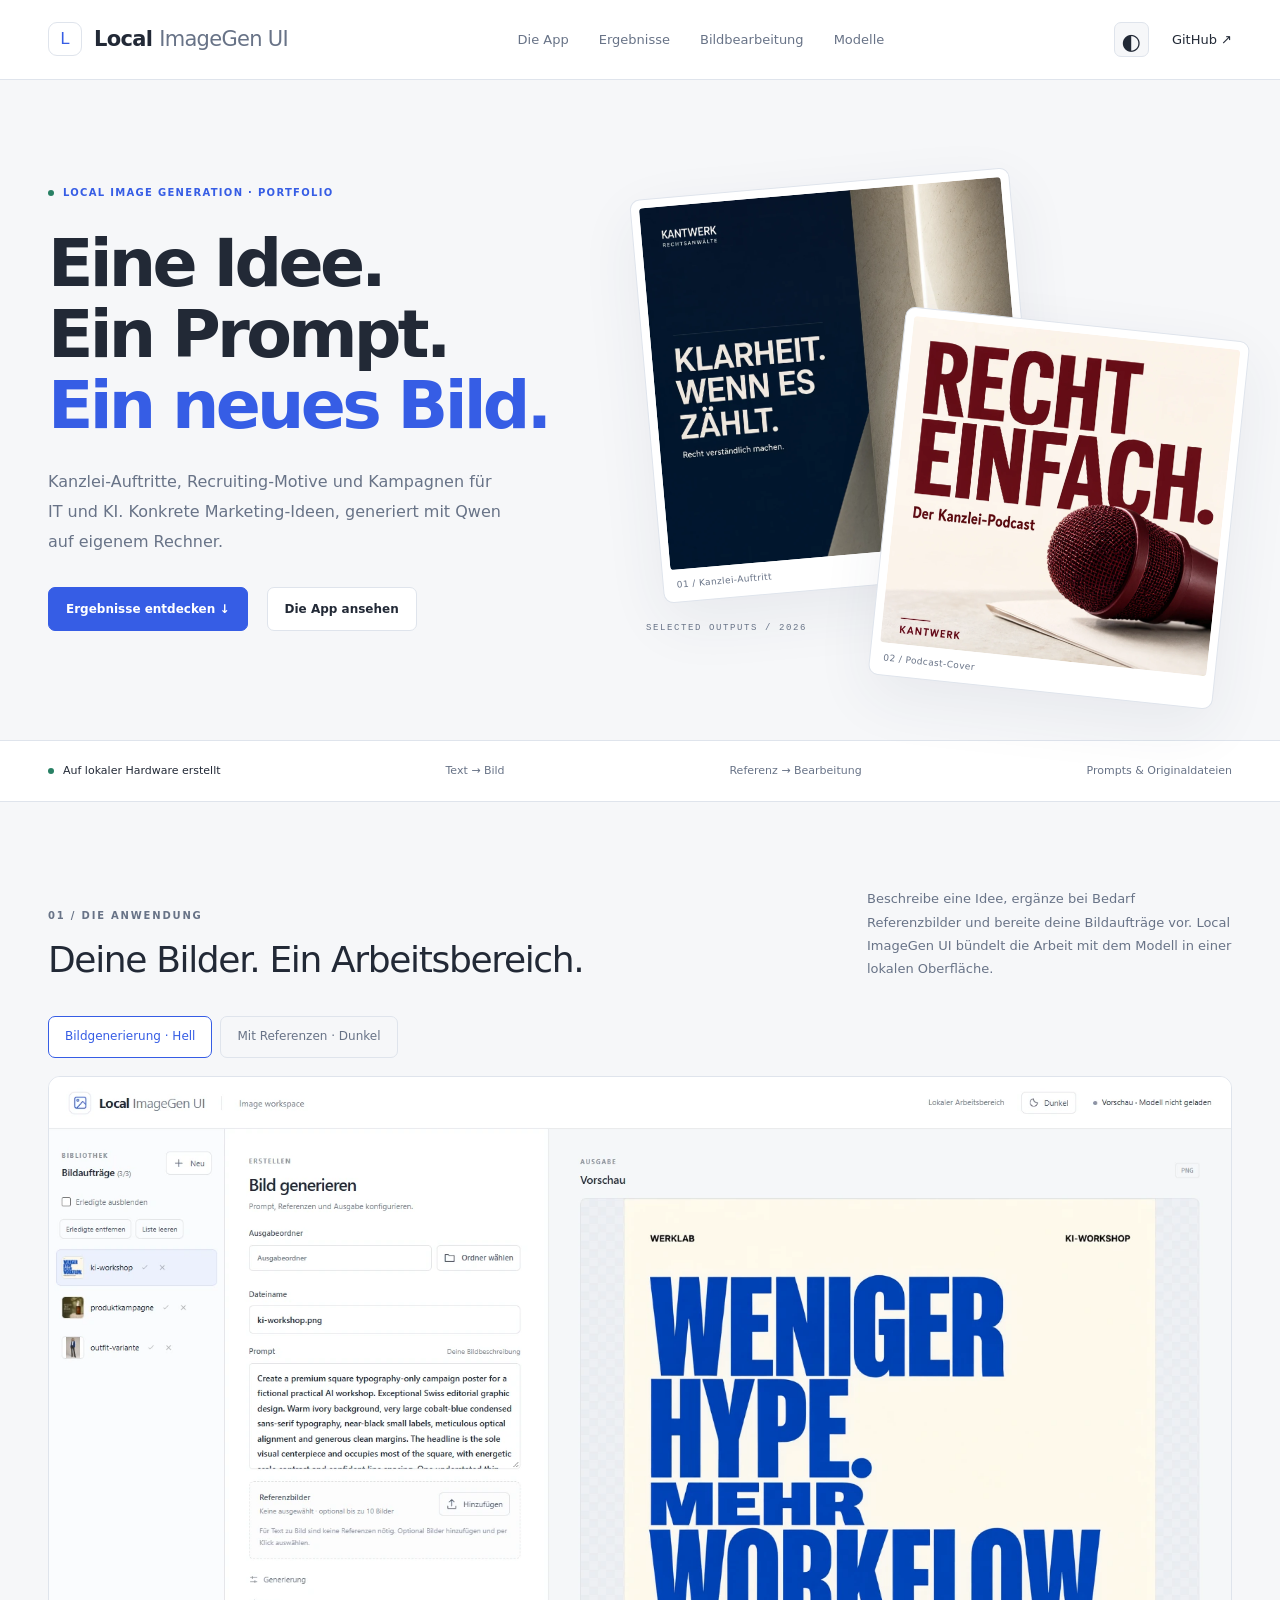
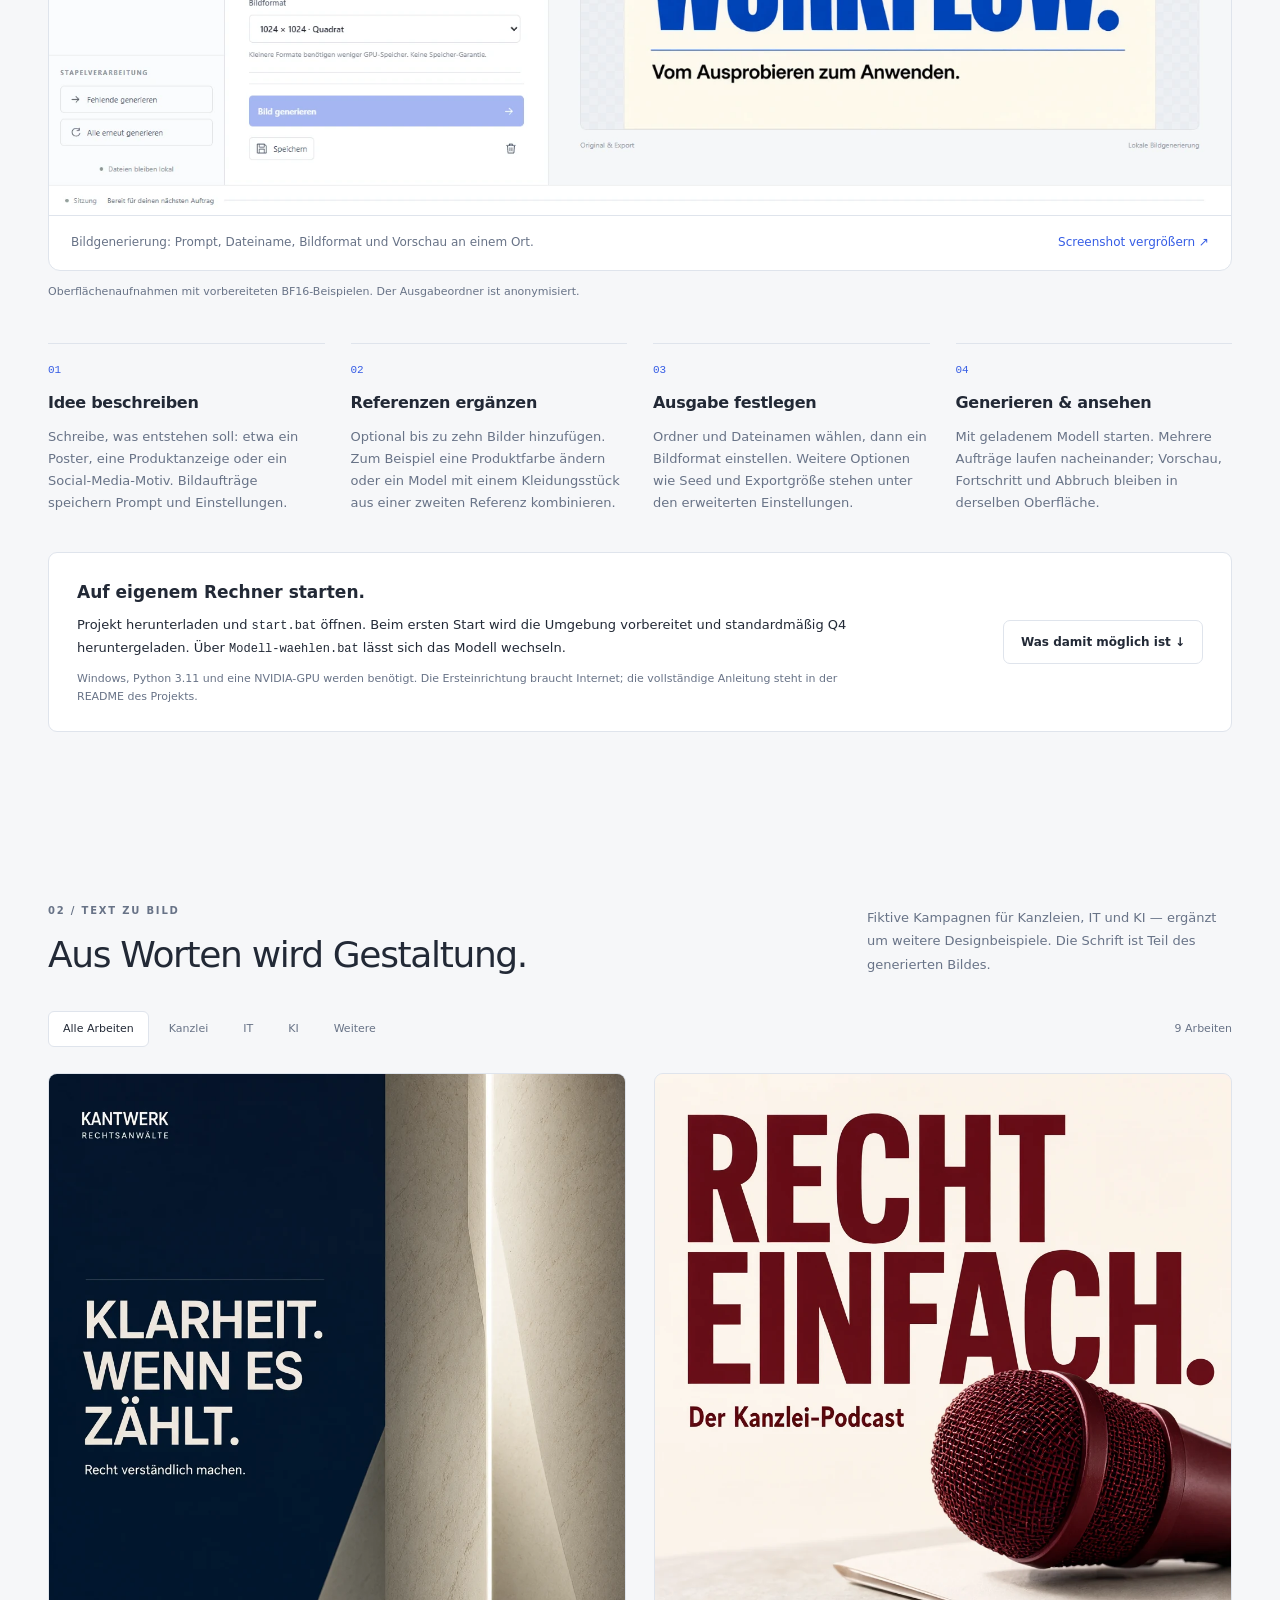
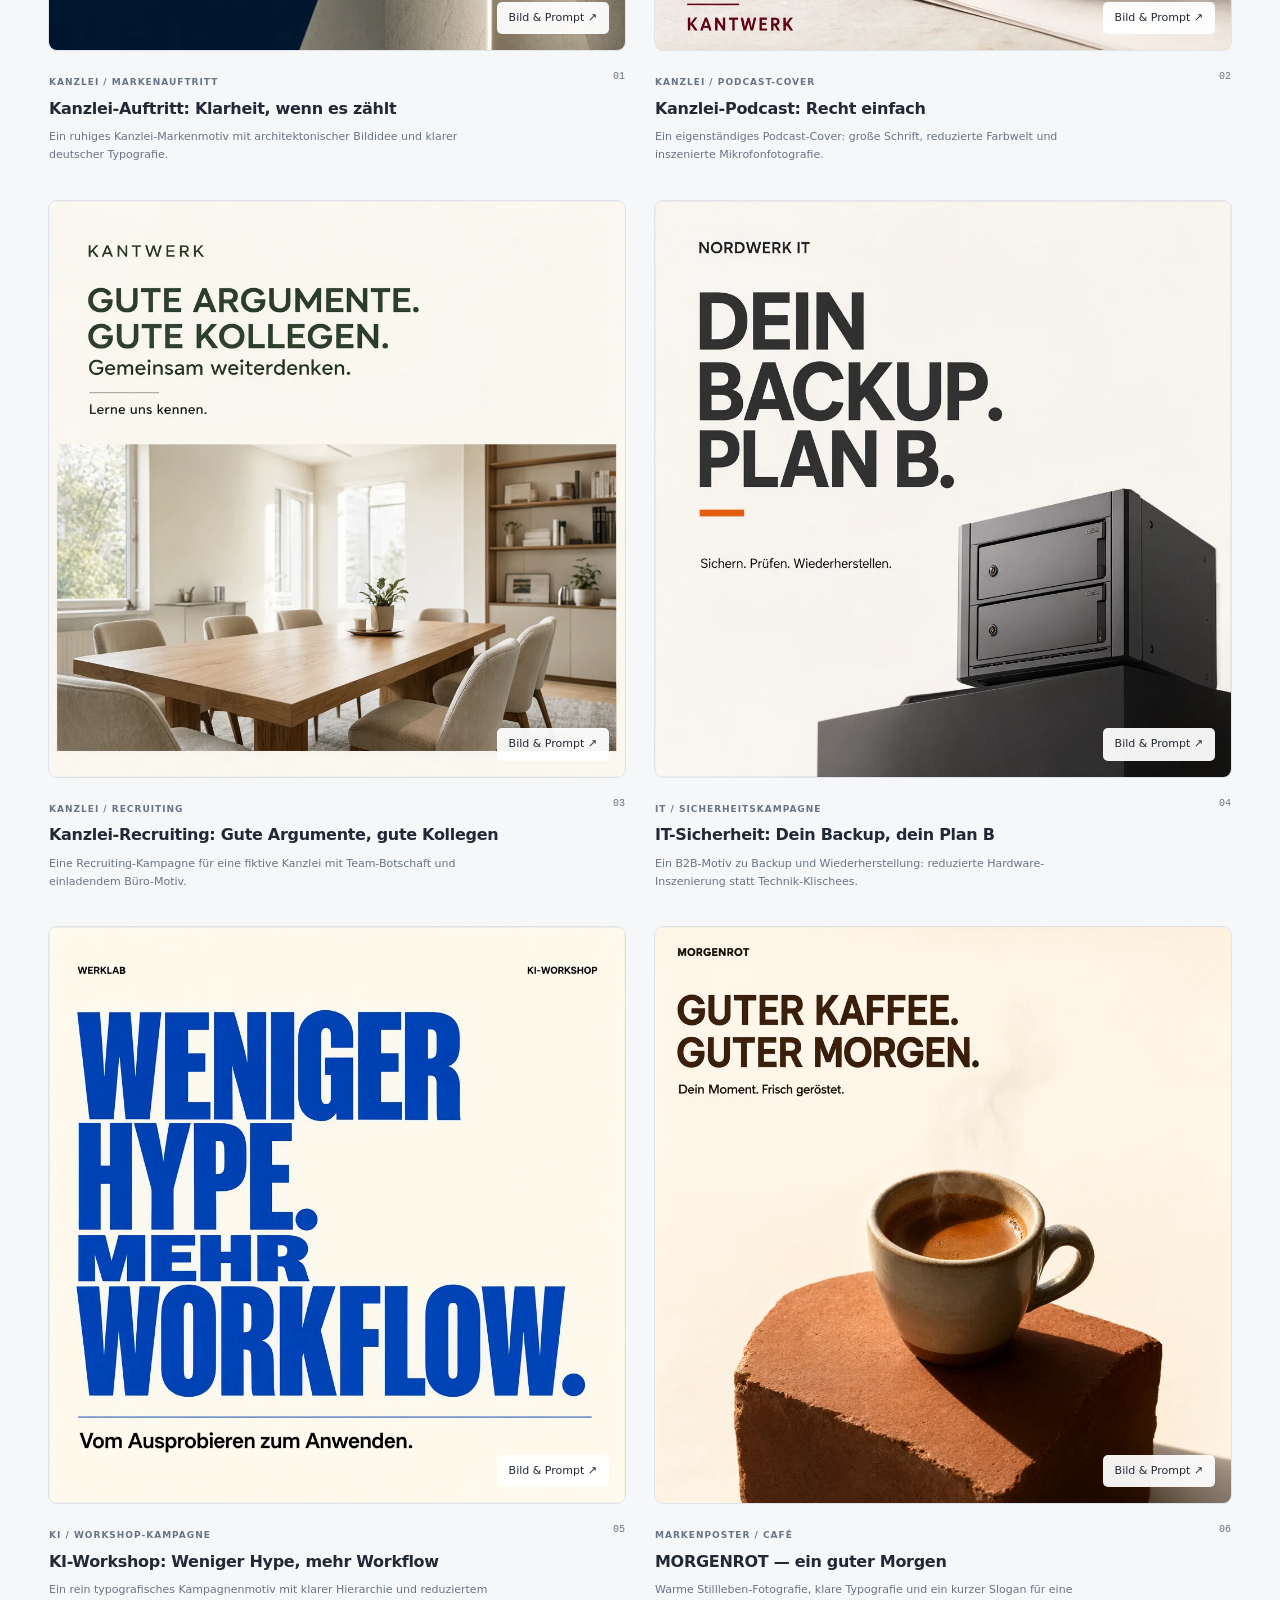
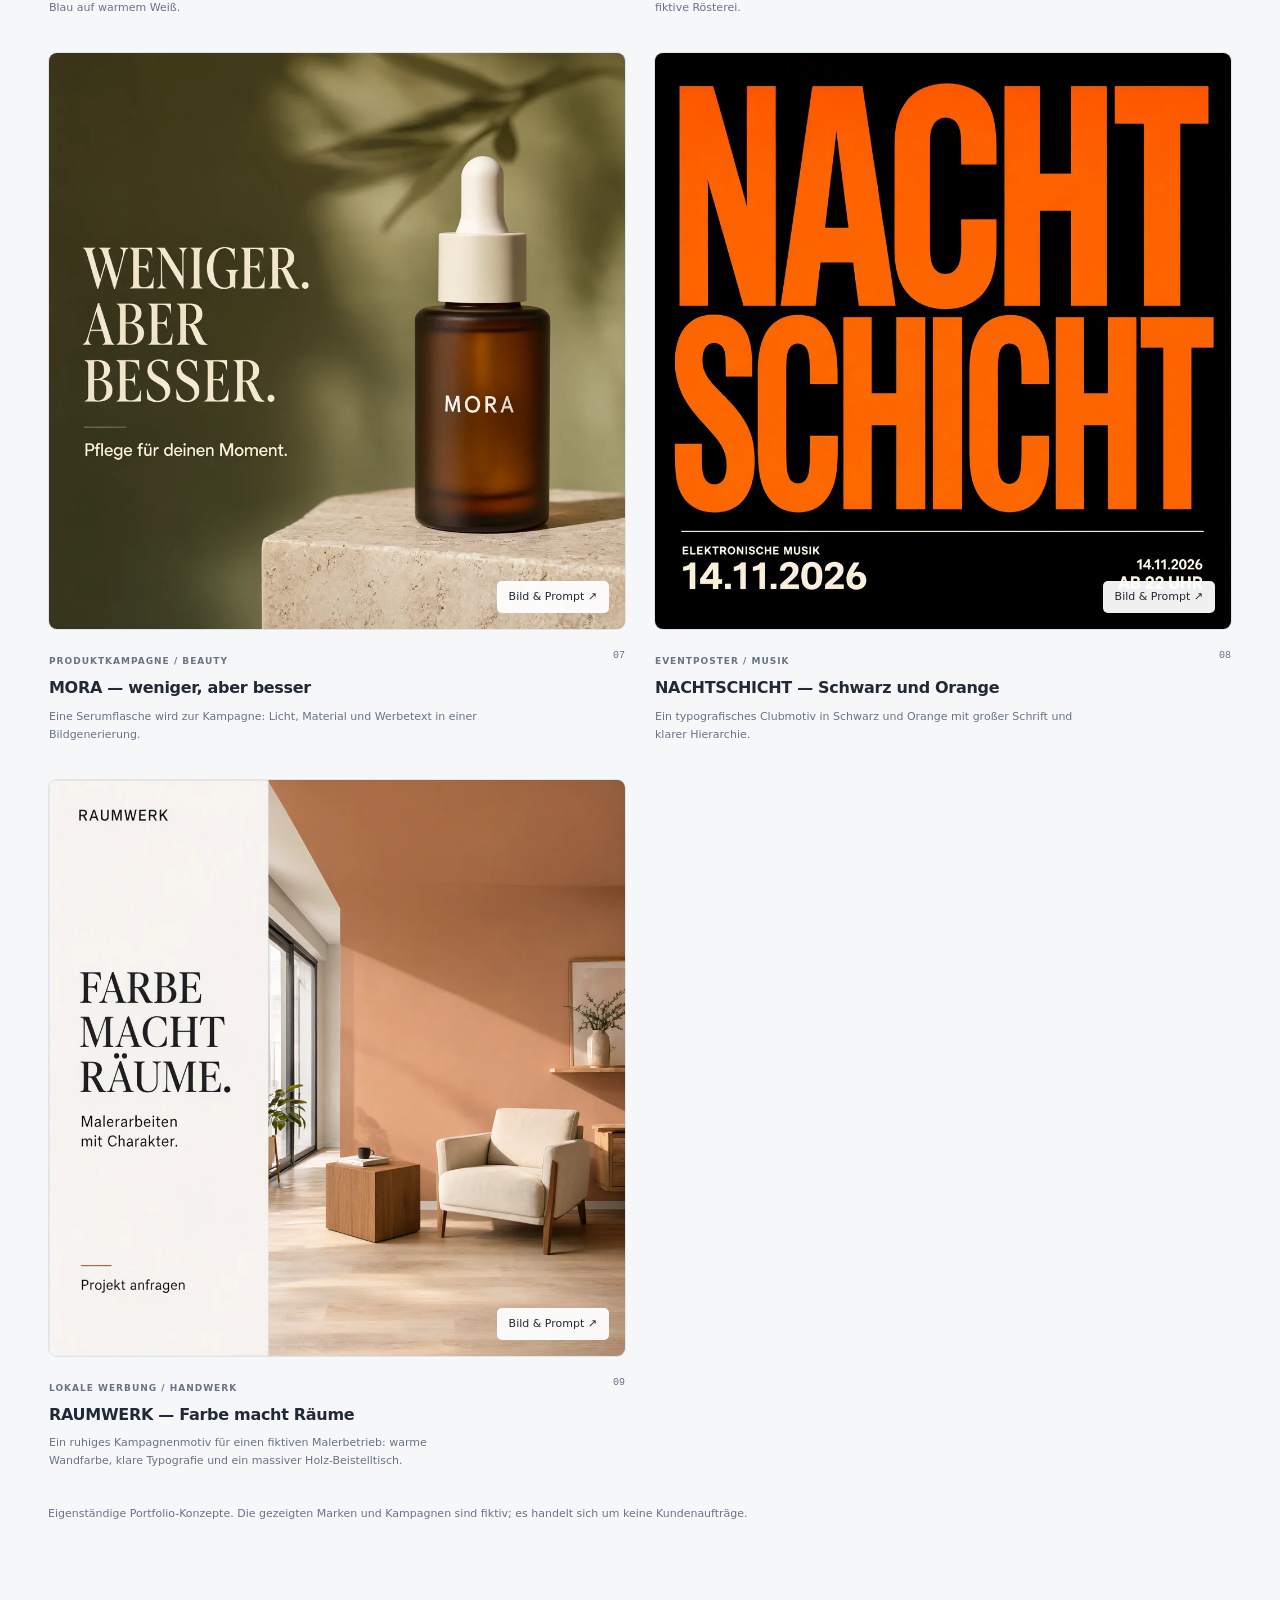
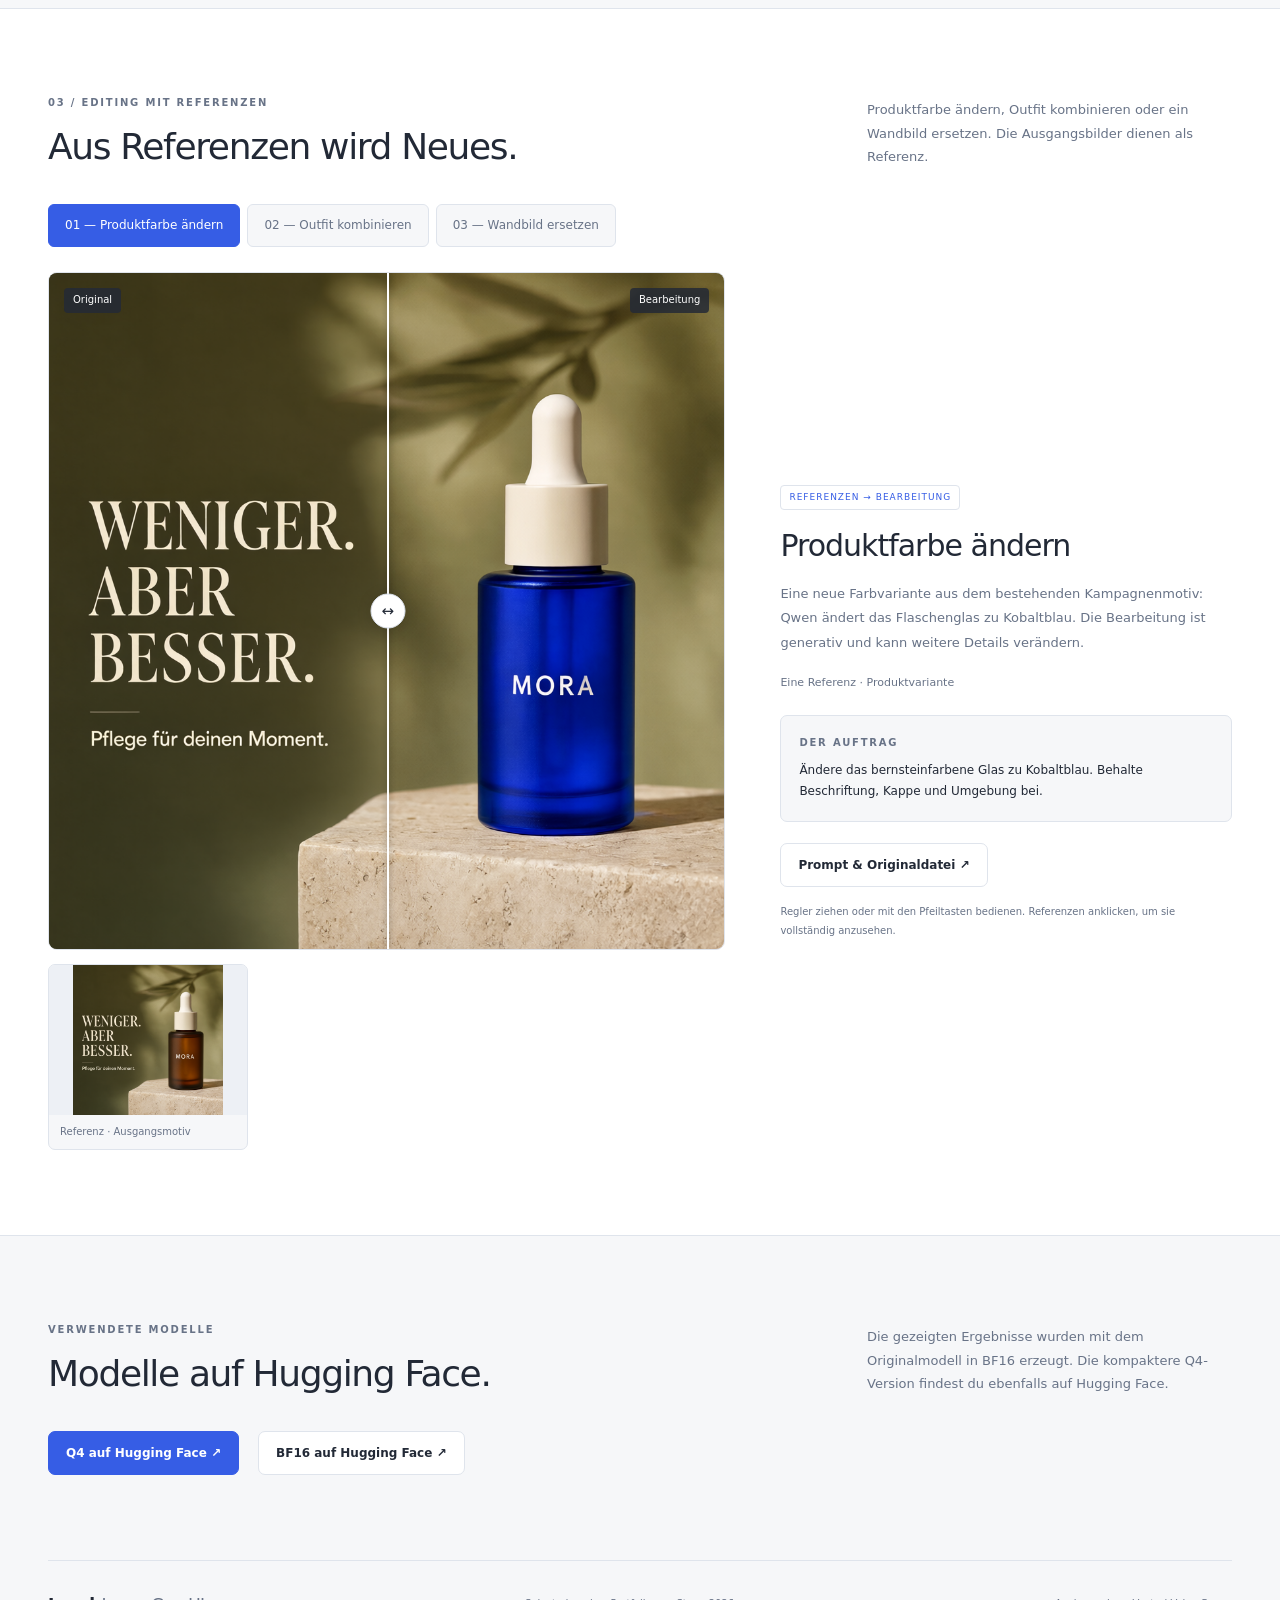
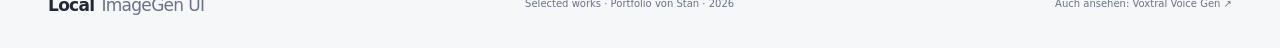
<file: docs/index.html>
<!doctype html>
<html lang="de">
  <head>
    <meta charset="utf-8" />
    <meta name="viewport" content="width=device-width,initial-scale=1" />
    <meta
      name="description"
      content="Local ImageGen UI: lokal generierte Poster, Produktanzeigen und Bildbearbeitung. Echte Ergebnisse mit Prompts und Einstellungen."
    />
    <meta name="color-scheme" content="light dark" />
    <title>Local ImageGen UI — Selected works</title>
    <link rel="icon" href="assets/favicon.svg" type="image/svg+xml" />
    <link rel="stylesheet" href="style.css?v=20261103a" />
    <script src="data.js?v=20261103d" defer></script>
    <script src="app.js?v=20261103b" defer></script>
  </head>
  <body>
    <a class="skip" href="#arbeiten">Zu den Ergebnissen</a>
    <header>
      <a href="#" class="brand"
        ><span class="mark" aria-hidden="true">L</span>Local
        <span>ImageGen UI</span></a
      >
      <nav aria-label="Hauptnavigation">
        <a href="#anwendung">Die App</a><a href="#arbeiten">Ergebnisse</a
        ><a href="#bearbeitung">Bildbearbeitung</a
        ><a href="#modelle">Modelle</a>
      </nav>
      <div class="header-actions">
        <button id="themeToggle" aria-label="Dunkles Design aktivieren">
          ◐</button
        ><a
          href="https://github.com/Stanm3n/local-imagegen-ui"
          target="_blank"
          rel="noopener noreferrer"
          >GitHub ↗</a
        >
      </div>
    </header>
    <main>
      <section class="hero wrap">
        <div>
          <p class="eyebrow">
            <i class="dot"></i> LOCAL IMAGE GENERATION · PORTFOLIO
          </p>
          <h1>Eine Idee.<br />Ein Prompt.<br /><span>Ein neues Bild.</span></h1>
          <p class="hero-sub">
            Kanzlei-Auftritte, Recruiting-Motive und Kampagnen für IT und KI.
            Konkrete Marketing-Ideen, generiert mit Qwen auf eigenem Rechner.
          </p>
          <div class="hero-actions">
            <a class="button primary" href="#arbeiten">Ergebnisse entdecken ↓</a
            ><a class="button" href="#anwendung">Die App ansehen</a>
          </div>
        </div>
        <div class="hero-art">
          <figure class="hero-card coffee">
            <img
              src="assets/kanzlei_01_klarheit.webp"
              width="1024"
              height="1024"
              alt="KANTWERK Kanzleimotiv: Klarheit, wenn es zählt"
              fetchpriority="high"
            />
            <figcaption>01 / Kanzlei-Auftritt</figcaption>
          </figure>
          <figure class="hero-card product">
            <img
              src="assets/kanzlei_02_podcast.webp"
              width="1024"
              height="1024"
              alt="Recht einfach: Cover eines fiktiven Kanzlei-Podcasts"
            />
            <figcaption>02 / Podcast-Cover</figcaption>
          </figure>
          <span class="art-note">SELECTED OUTPUTS / 2026</span>
        </div>
      </section>
      <div class="proof">
        <div class="wrap">
          <p><i class="dot"></i> Auf lokaler Hardware erstellt</p>
          <span>Text → Bild</span><span>Referenz → Bearbeitung</span
          ><span>Prompts & Originaldateien</span>
        </div>
      </div>
      <section id="anwendung" class="section wrap app-showcase">
        <div class="section-head">
          <div>
            <p class="eyebrow">01 / DIE ANWENDUNG</p>
            <h2>Deine Bilder. Ein Arbeitsbereich.</h2>
          </div>
          <p>
            Beschreibe eine Idee, ergänze bei Bedarf Referenzbilder und bereite
            deine Bildaufträge vor. Local ImageGen UI bündelt die Arbeit mit dem
            Modell in einer lokalen Oberfläche.
          </p>
        </div>
        <div
          class="app-view-controls"
          role="group"
          aria-label="Oberflächenbeispiel auswählen"
        >
          <button type="button" data-app-view="generate" aria-pressed="true">
            Bildgenerierung · Hell
          </button>
          <button type="button" data-app-view="references" aria-pressed="false">
            Mit Referenzen · Dunkel
          </button>
        </div>
        <figure class="app-screenshot">
          <a
            id="appScreenshotLink"
            href="assets/ui-generieren.png"
            target="_blank"
            rel="noopener noreferrer"
            aria-label="Screenshot der Anwendung in voller Größe öffnen"
          >
            <img
              id="appScreenshot"
              src="assets/ui-generieren.webp?v=2"
              width="1680"
              height="1050"
              alt="Local ImageGen UI im Hellmodus: links gespeicherte Bildaufträge, in der Mitte Prompt und Ausgabe, rechts ein Workshop-Poster als Vorschau"
              loading="lazy"
            />
          </a>
          <figcaption>
            <span id="appScreenshotCaption"
              >Bildgenerierung: Prompt, Dateiname, Bildformat und Vorschau an
              einem Ort.</span
            ><a
              id="appScreenshotFull"
              href="assets/ui-generieren.png"
              target="_blank"
              rel="noopener noreferrer"
              >Screenshot vergrößern ↗</a
            >
          </figcaption>
        </figure>
        <p class="app-capture-note">
          Oberflächenaufnahmen mit vorbereiteten BF16-Beispielen. Der
          Ausgabeordner ist anonymisiert.
        </p>
        <ol class="app-steps">
          <li>
            <span class="step-number" aria-hidden="true">01</span>
            <h3>Idee beschreiben</h3>
            <p>
              Schreibe, was entstehen soll: etwa ein Poster, eine Produktanzeige
              oder ein Social-Media-Motiv. Bildaufträge speichern Prompt und
              Einstellungen.
            </p>
          </li>
          <li>
            <span class="step-number" aria-hidden="true">02</span>
            <h3>Referenzen ergänzen</h3>
            <p>
              Optional bis zu zehn Bilder hinzufügen. Zum Beispiel eine
              Produktfarbe ändern oder ein Model mit einem Kleidungsstück aus
              einer zweiten Referenz kombinieren.
            </p>
          </li>
          <li>
            <span class="step-number" aria-hidden="true">03</span>
            <h3>Ausgabe festlegen</h3>
            <p>
              Ordner und Dateinamen wählen, dann ein Bildformat einstellen.
              Weitere Optionen wie Seed und Exportgröße stehen unter den
              erweiterten Einstellungen.
            </p>
          </li>
          <li>
            <span class="step-number" aria-hidden="true">04</span>
            <h3>Generieren &amp; ansehen</h3>
            <p>
              Mit geladenem Modell starten. Mehrere Aufträge laufen
              nacheinander; Vorschau, Fortschritt und Abbruch bleiben in
              derselben Oberfläche.
            </p>
          </li>
        </ol>
        <div class="app-start">
          <div>
            <h3>Auf eigenem Rechner starten.</h3>
            <p>
              Projekt herunterladen und <code>start.bat</code> öffnen. Beim
              ersten Start wird die Umgebung vorbereitet und standardmäßig Q4
              heruntergeladen. Über <code>Modell-waehlen.bat</code> lässt sich
              das Modell wechseln.
            </p>
            <p class="quiet">
              Windows, Python 3.11 und eine NVIDIA-GPU werden benötigt. Die
              Ersteinrichtung braucht Internet; die vollständige Anleitung steht
              in der README des Projekts.
            </p>
          </div>
          <a class="button" href="#arbeiten">Was damit möglich ist ↓</a>
        </div>
      </section>
      <section id="arbeiten" class="section wrap">
        <div class="section-head">
          <div>
            <p class="eyebrow">02 / TEXT ZU BILD</p>
            <h2>Aus Worten wird Gestaltung.</h2>
          </div>
          <p>
            Fiktive Kampagnen für Kanzleien, IT und KI — ergänzt um weitere
            Designbeispiele. Die Schrift ist Teil des generierten Bildes.
          </p>
        </div>
        <div class="toolbar">
          <div class="filters" role="group" aria-label="Ergebnisse filtern">
            <button data-filter="all" aria-pressed="true">Alle Arbeiten</button
            ><button data-filter="legal" aria-pressed="false">Kanzlei</button
            ><button data-filter="it" aria-pressed="false">IT</button
            ><button data-filter="ai" aria-pressed="false">KI</button
            ><button data-filter="other" aria-pressed="false">Weitere</button>
          </div>
          <span class="quiet" id="resultCount" aria-live="polite"
            >9 Arbeiten</span
          >
        </div>
        <div class="gallery" id="gallery"></div>
        <noscript
          >Bitte JavaScript aktivieren, um Galerie und Prompts
          anzuzeigen.</noscript
        >
        <p class="footnote">
          Eigenständige Portfolio-Konzepte. Die gezeigten Marken und Kampagnen
          sind fiktiv; es handelt sich um keine Kundenaufträge.
        </p>
      </section>
      <section class="editing" id="bearbeitung">
        <div class="section wrap">
          <div class="section-head">
            <div>
              <p class="eyebrow">03 / EDITING MIT REFERENZEN</p>
              <h2>Aus Referenzen wird Neues.</h2>
            </div>
            <p>
              Produktfarbe ändern, Outfit kombinieren oder ein Wandbild
              ersetzen. Die Ausgangsbilder dienen als Referenz.
            </p>
          </div>
          <div
            class="edit-tabs"
            role="group"
            aria-label="Editing-Beispiel auswählen"
          >
            <button data-edit="0" aria-pressed="true">
              01 — Produktfarbe ändern</button
            ><button data-edit="1" aria-pressed="false">
              02 — Outfit kombinieren</button
            ><button data-edit="2" aria-pressed="false">
              03 — Wandbild ersetzen
            </button>
          </div>
          <div class="edit-layout" id="editingLayout">
            <div class="edit-media">
              <div class="compare" id="comparison">
                <img
                  id="editResult"
                  class="compare-result"
                  src="assets/edit_01_produkt_blau.png"
                  alt="Produktmotiv mit blauer Flasche"
                />
                <div class="compare-original">
                  <img
                    id="editSource"
                    src="assets/demo_02_produkt_social.png"
                    alt="Originalmotiv mit bernsteinfarbener Flasche"
                  />
                </div>
                <span class="image-label before">Original</span
                ><span class="image-label after">Bearbeitung</span>
                <div class="compare-handle" aria-hidden="true">
                  <span>↔</span>
                </div>
                <input
                  id="compareRange"
                  type="range"
                  min="0"
                  max="100"
                  value="50"
                  aria-label="Vorher-Nachher-Vergleich"
                  aria-valuetext="50 Prozent Original sichtbar"
                />
              </div>
              <div id="editReferences" class="edit-references"></div>
            </div>
            <div class="edit-copy">
              <span class="tag">REFERENZEN → BEARBEITUNG</span>
              <h3 id="editHeading">Produktfarbe ändern</h3>
              <p id="editDescription"></p>
              <p class="result-note" id="alphaNote"></p>
              <div class="prompt-box">
                <p class="eyebrow">DER AUFTRAG</p>
                <p id="editBrief"></p>
              </div>
              <button class="button" id="editDetails">
                Prompt & Originaldatei ↗
              </button>
              <p class="quiet tip">
                Regler ziehen oder mit den Pfeiltasten bedienen. Referenzen
                anklicken, um sie vollständig anzusehen.
              </p>
            </div>
          </div>
        </div>
      </section>
      <section id="modelle" class="section wrap">
        <div class="section-head">
          <div>
            <p class="eyebrow">VERWENDETE MODELLE</p>
            <h2>Modelle auf Hugging Face.</h2>
          </div>
          <p>
            Die gezeigten Ergebnisse wurden mit dem Originalmodell in BF16
            erzeugt. Die kompaktere Q4-Version findest du ebenfalls auf Hugging
            Face.
          </p>
        </div>
        <div class="hero-actions">
          <a
            class="button primary"
            href="https://huggingface.co/unsloth/Qwen-Image-2.1-Turbo-GGUF/blob/main/qwen-image-2.1-turbo-Q4_K_M.gguf"
            target="_blank"
            rel="noopener noreferrer"
            >Q4 auf Hugging Face ↗</a
          ><a
            class="button"
            href="https://huggingface.co/Qwen/Qwen-Image-2.1"
            target="_blank"
            rel="noopener noreferrer"
            >BF16 auf Hugging Face ↗</a
          >
        </div>
      </section>
    </main>
    <footer class="wrap">
      <a class="brand" href="#">Local <span>ImageGen UI</span></a>
      <p>Selected works · Portfolio von Stan · 2026</p>
      <a
        href="https://stanm3n.github.io/voxtral-voice-gen/"
        target="_blank"
        rel="noopener noreferrer"
        >Auch ansehen: Voxtral Voice Gen ↗</a
      >
    </footer>
    <dialog id="workDialog" aria-labelledby="dialogTitle">
      <div class="dialog-layout">
        <div class="dialog-image checker"><img id="dialogImage" alt="" /></div>
        <div class="dialog-copy">
          <div class="dialog-top">
            <span id="dialogCategory" class="eyebrow"></span
            ><button id="closeDialog" aria-label="Detailansicht schließen">
              ×
            </button>
          </div>
          <h2 id="dialogTitle"></h2>
          <p id="dialogDescription"></p>
          <dl id="dialogSettings"></dl>
          <label class="eyebrow" for="dialogPrompt">VOLLSTÄNDIGER PROMPT</label
          ><textarea id="dialogPrompt" readonly></textarea>
          <div class="dialog-actions">
            <button class="button primary" id="copyPrompt">
              Prompt kopieren</button
            ><a class="button" id="downloadImage" download
              >PNG herunterladen ↓</a
            >
          </div>
          <p class="quiet" id="copyStatus" role="status"></p>
        </div>
      </div>
    </dialog>
  </body>
</html>
</file>
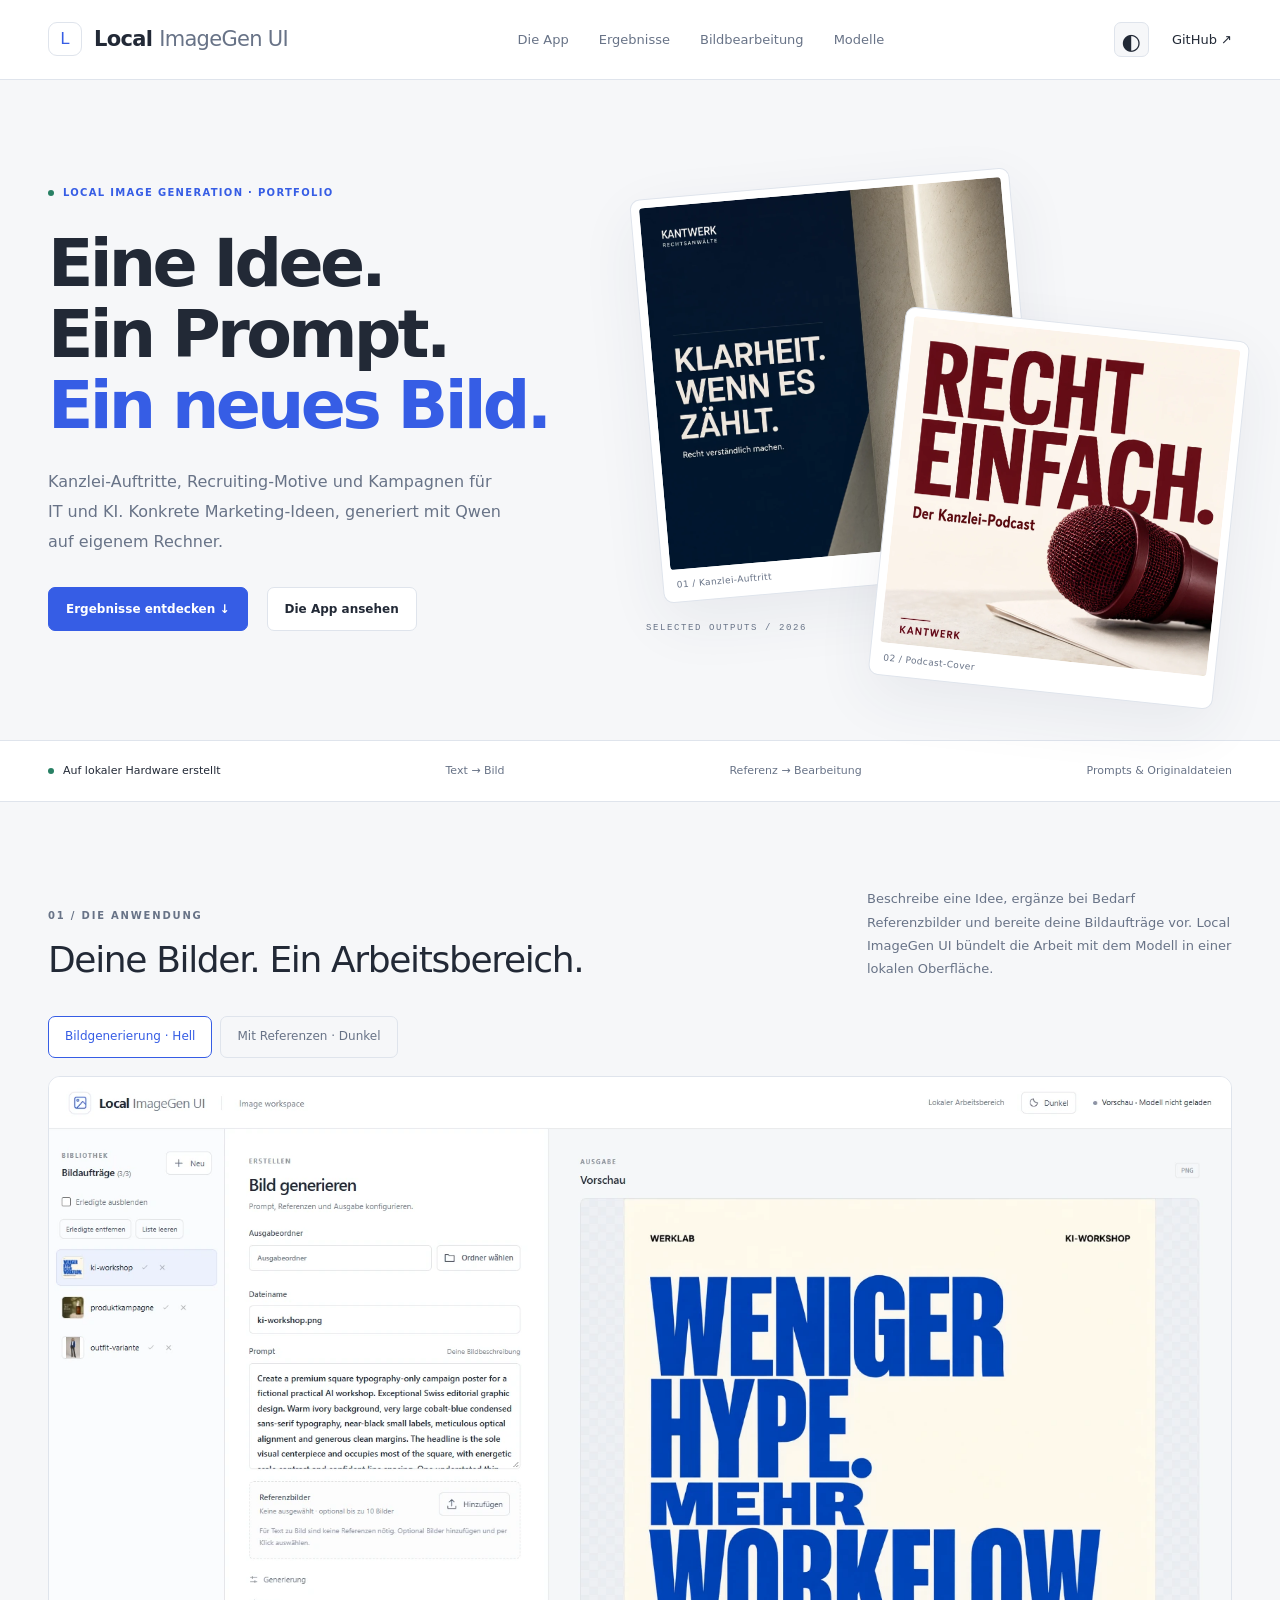
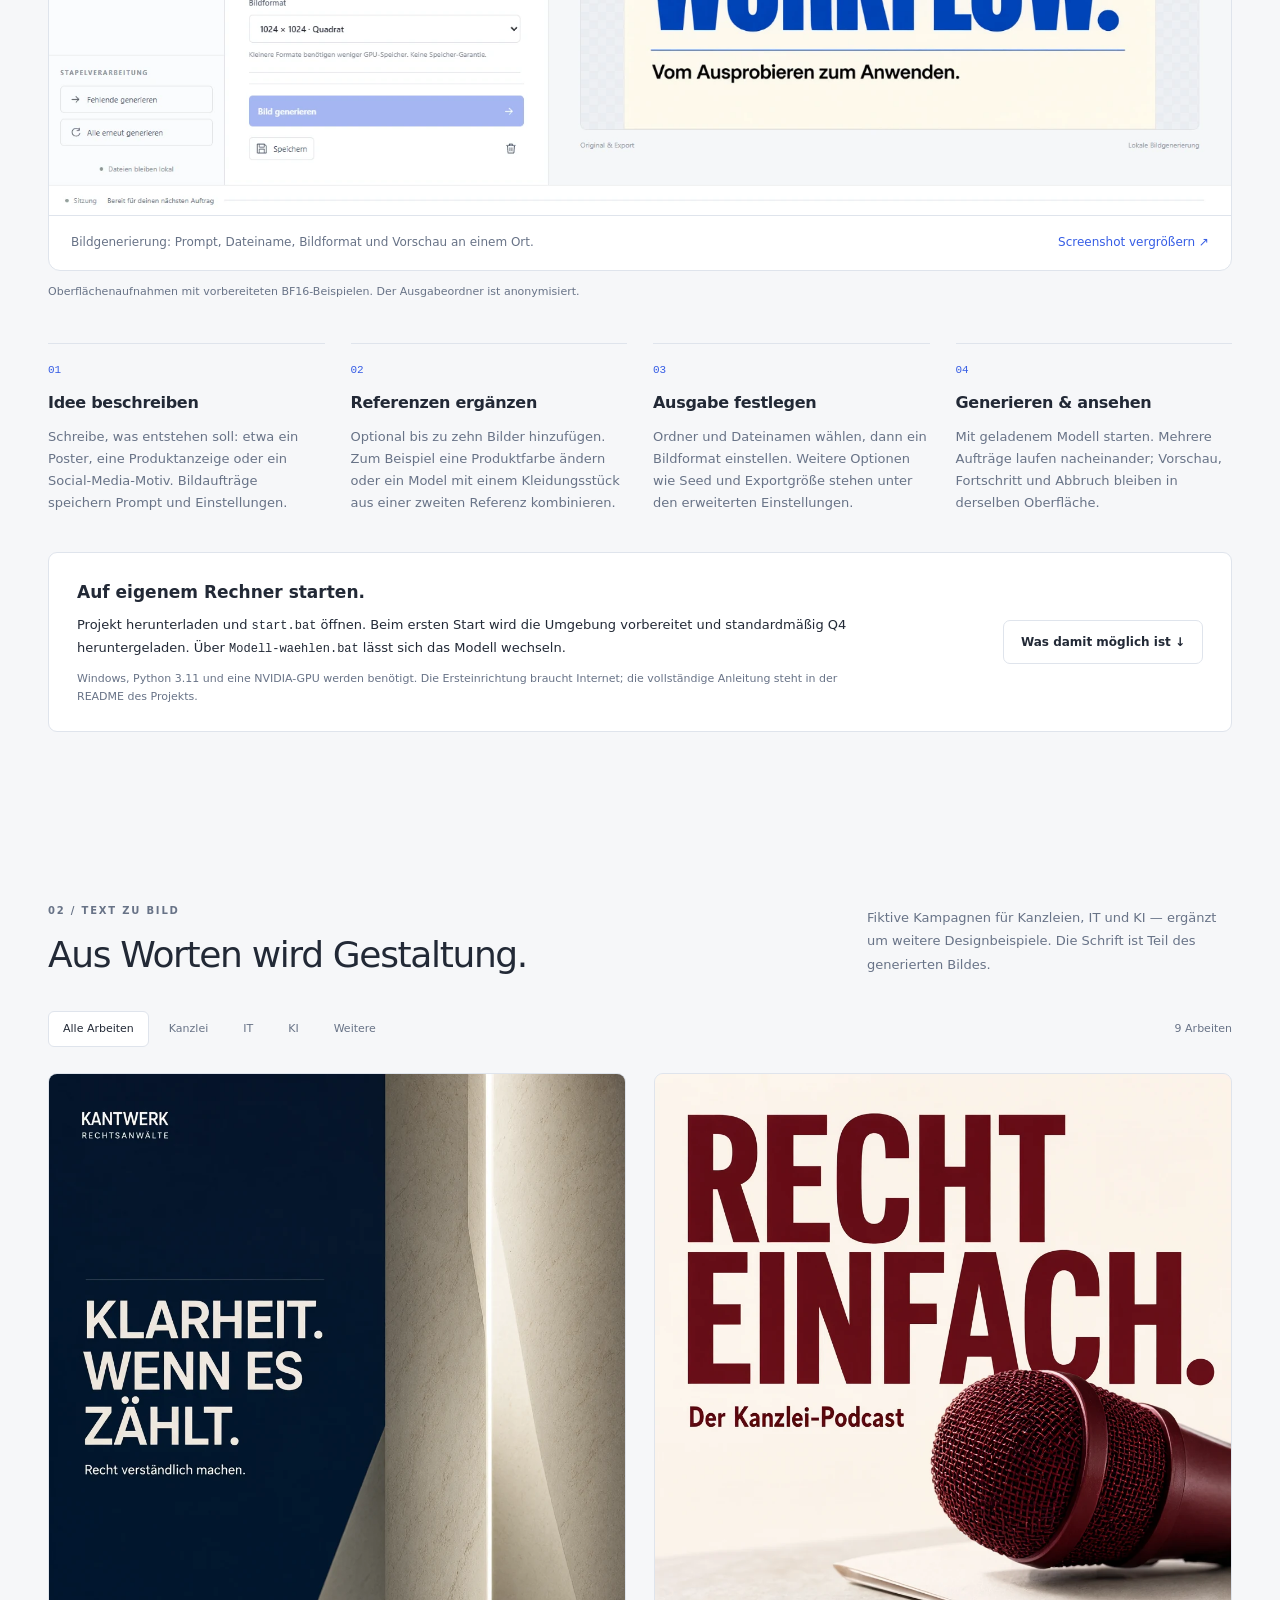
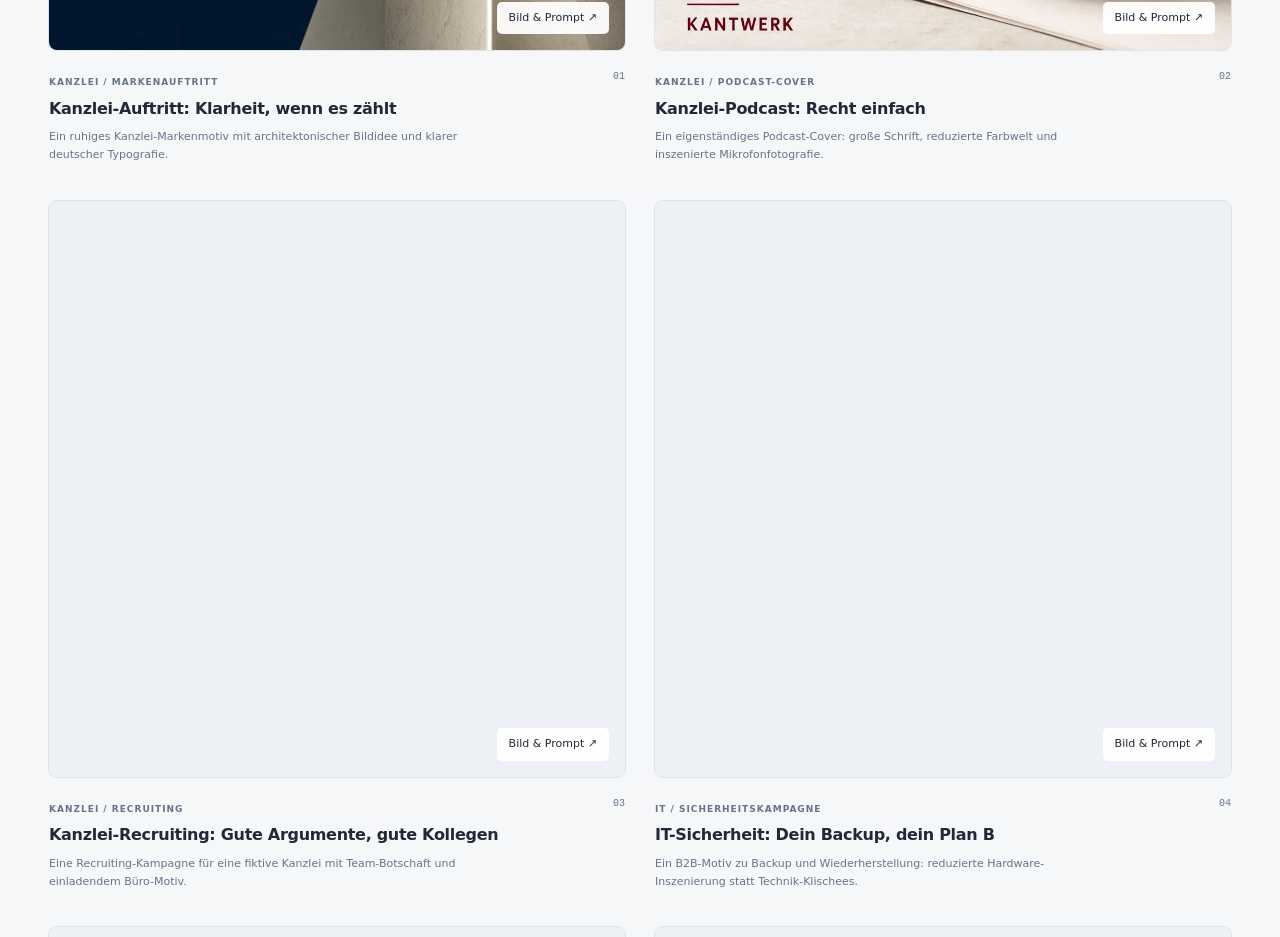
<file: docs/download.html>
<!doctype html>
<html lang="de">
  <head>
    <meta charset="utf-8" />
    <meta http-equiv="refresh" content="0;url=index.html#modelle" />
    <title>Local ImageGen UI — Modelle</title>
  </head>
  <body>
    <a href="index.html#modelle">Modelle auf Hugging Face</a>
  </body>
</html>
</file>
<file: docs/style.css>
:root {
  color-scheme: light;
  --bg: #f6f7f9;
  --panel: #fff;
  --soft: #edf0f5;
  --line: #dfe4ec;
  --text: #222936;
  --dim: #687387;
  --accent: #365de5;
  --ok: #288064;
  font-family: Inter, "Segoe UI", system-ui, sans-serif;
  font-synthesis: none;
}
* {
  box-sizing: border-box;
}
html {
  scroll-behavior: smooth;
  scroll-padding-top: 95px;
}
body {
  margin: 0;
  background: var(--bg);
  color: var(--text);
  font-size: 15px;
  line-height: 1.65;
  -webkit-font-smoothing: antialiased;
}
h1,
h2,
h3,
p,
figure {
  margin: 0;
}
a {
  color: inherit;
  text-decoration: none;
}
button,
textarea,
input {
  font: inherit;
}
button {
  cursor: pointer;
}
button:focus-visible,
a:focus-visible,
input:focus-visible,
summary:focus-visible,
textarea:focus-visible {
  outline: 3px solid #8ca3f2;
  outline-offset: 5px;
}
img {
  display: block;
  max-width: 100%;
}
.wrap {
  width: min(1240px, calc(100% - 96px));
  margin-inline: auto;
}
header {
  height: 80px;
  display: flex;
  align-items: center;
  justify-content: space-between;
  padding: 0 48px;
  border-bottom: 1px solid var(--line);
  background: var(--panel);
  position: sticky;
  top: 0;
  z-index: 10;
}
.brand {
  display: inline-flex;
  align-items: center;
  gap: 7px;
  font-size: 21px;
  font-weight: 650;
  letter-spacing: -0.7px;
  white-space: nowrap;
}
.brand > span {
  font-weight: 400;
  color: var(--dim);
}
.brand .mark {
  display: grid;
  place-items: center;
  width: 34px;
  height: 34px;
  border: 1px solid var(--line);
  border-radius: 9px;
  color: var(--accent);
  margin-right: 5px;
  font:
    17px "Segoe UI",
    sans-serif;
}
nav {
  display: flex;
  gap: 30px;
  font-size: 13px;
  color: var(--dim);
}
nav a:hover,
footer a:hover {
  color: var(--accent);
}
.header-actions {
  display: flex;
  align-items: center;
  gap: 23px;
  font-size: 13px;
}
#themeToggle {
  width: 35px;
  height: 35px;
  border: 1px solid var(--line);
  border-radius: 7px;
  background: var(--bg);
  color: var(--text);
  font-size: 22px;
}
.hero {
  display: grid;
  grid-template-columns: 1fr 1.05fr;
  align-items: center;
  gap: 40px;
  min-height: 660px;
  padding-block: 85px 90px;
}
.eyebrow {
  font-size: 10px;
  font-weight: 600;
  letter-spacing: 1.8px;
  color: var(--dim);
  line-height: 1.8;
}
.hero .eyebrow {
  display: flex;
  align-items: center;
  gap: 9px;
  color: var(--accent);
  letter-spacing: 1.3px;
}
.dot {
  display: inline-block;
  width: 6px;
  height: 6px;
  background: var(--ok);
  border-radius: 50%;
  flex-shrink: 0;
}
h1 {
  font-size: clamp(48px, 5.2vw, 76px);
  line-height: 1.07;
  letter-spacing: -3.7px;
  font-weight: 550;
  margin: 26px 0;
}
h1 > span {
  color: var(--accent);
}
.hero-sub {
  color: var(--dim);
  font-size: 16px;
  line-height: 1.85;
  max-width: 455px;
}
.hero-actions {
  display: flex;
  flex-wrap: wrap;
  align-items: center;
  gap: 19px;
  margin-top: 31px;
}
.button {
  display: inline-flex;
  align-items: center;
  justify-content: center;
  gap: 20px;
  background: var(--panel);
  border: 1px solid var(--line);
  color: var(--text);
  border-radius: 7px;
  padding: 12px 17px;
  font-size: 12px;
  font-weight: 550;
  line-height: 1.5;
}
.button:hover {
  border-color: var(--accent);
}
.button.primary {
  background: var(--accent);
  border-color: var(--accent);
  color: #fff;
}
.quiet {
  font-size: 11px;
  color: var(--dim);
}
.hero-art {
  position: relative;
  min-height: 450px;
}
.hero-card {
  position: absolute;
  padding: 8px;
  background: var(--panel);
  border: 1px solid var(--line);
  border-radius: 10px;
  box-shadow: 0 20px 60px #24335612;
}
.hero-card img {
  border-radius: 4px;
  width: 100%;
  height: auto;
}
.hero-card figcaption {
  color: var(--dim);
  font-size: 9px;
  padding: 8px 5px 1px;
  letter-spacing: 0.4px;
}
.coffee {
  width: 65%;
  left: 0;
  top: 0;
  transform: rotate(-5deg);
}
.product {
  width: 59%;
  right: 0;
  top: 140px;
  transform: rotate(6deg);
}
.art-note {
  position: absolute;
  left: 0;
  bottom: 0;
  font:
    9px Consolas,
    monospace;
  letter-spacing: 1.6px;
  color: var(--dim);
}
.proof {
  border-block: 1px solid var(--line);
  background: var(--panel);
}
.proof > .wrap {
  display: flex;
  align-items: center;
  justify-content: space-between;
  gap: 20px;
  padding-block: 21px;
  font-size: 11px;
  color: var(--dim);
}
.proof p {
  display: flex;
  align-items: center;
  gap: 9px;
  color: var(--text);
}
.section {
  padding-block: 85px;
}
.section-head {
  display: flex;
  justify-content: space-between;
  align-items: flex-end;
  gap: 40px;
  margin-bottom: 35px;
}
.section-head h2 {
  margin-top: 13px;
  font-size: 36px;
  letter-spacing: -1.35px;
  line-height: 1.2;
  font-weight: 500;
}
.section-head > p {
  max-width: 365px;
  color: var(--dim);
  font-size: 13px;
  line-height: 1.8;
}
.toolbar {
  display: flex;
  justify-content: space-between;
  align-items: center;
  gap: 15px;
  margin-bottom: 26px;
}
.filters {
  display: flex;
  gap: 5px;
  flex-wrap: wrap;
}
.filters button {
  border: 1px solid transparent;
  background: transparent;
  color: var(--dim);
  padding: 8px 14px;
  font-size: 11px;
  border-radius: 6px;
}
.filters button[aria-pressed="true"] {
  color: var(--text);
  border-color: var(--line);
  background: var(--panel);
}
.gallery {
  display: grid;
  grid-template-columns: repeat(2, minmax(0, 1fr));
  gap: 35px 28px;
}
.work {
  min-width: 0;
}
.work[hidden] {
  display: none;
}
.work-visual {
  display: block;
  position: relative;
  width: 100%;
  border: 1px solid var(--line);
  border-radius: 9px;
  background: var(--soft);
  padding: 0;
  overflow: hidden;
  text-align: left;
}
.work-visual > img {
  width: 100%;
  height: auto;
  aspect-ratio: 1;
  object-fit: contain;
  transition: transform 0.35s;
}
.work-visual:hover > img {
  transform: scale(1.015);
}
.work-open {
  position: absolute;
  right: 16px;
  bottom: 16px;
  background: #fffffff0;
  color: #222936;
  border-radius: 5px;
  padding: 7px 12px;
  font-size: 11px;
}
.work-meta {
  display: flex;
  justify-content: space-between;
  gap: 15px;
  padding: 17px 1px 0;
}
.work-meta h3 {
  font-size: 16px;
  letter-spacing: -0.3px;
  font-weight: 550;
  margin-top: 3px;
}
.work-meta p {
  font-size: 11px;
  color: var(--dim);
  margin-top: 6px;
  max-width: 440px;
}
.work-meta .eyebrow {
  font-size: 9px;
  letter-spacing: 1px;
}
.work-number {
  font:
    10px Consolas,
    monospace;
  color: var(--dim);
  padding-top: 3px;
}
.footnote {
  color: var(--dim);
  font-size: 11px;
  margin-top: 35px;
  max-width: 720px;
}
.editing {
  background: var(--panel);
  border-block: 1px solid var(--line);
}
.edit-tabs {
  display: flex;
  gap: 7px;
  flex-wrap: wrap;
  margin-bottom: 25px;
}
.edit-tabs button {
  background: var(--bg);
  border: 1px solid var(--line);
  padding: 11px 16px;
  border-radius: 6px;
  color: var(--dim);
  font-size: 12px;
}
.edit-tabs button[aria-pressed="true"] {
  background: var(--accent);
  color: #fff;
  border-color: var(--accent);
}
.edit-layout {
  display: grid;
  grid-template-columns: 1.5fr 1fr;
  align-items: center;
  gap: 55px;
}
.compare {
  position: relative;
  aspect-ratio: 1024/832;
  border: 1px solid var(--line);
  border-radius: 9px;
  overflow: hidden;
  --split: 50%;
  background-color: #fff;
  background-image: conic-gradient(
    #e7eaf0 25%,
    transparent 0 50%,
    #e7eaf0 0 75%,
    transparent 0
  );
  background-size: 24px 24px;
}
.compare-result,
.compare-original,
.compare-original img {
  position: absolute;
  inset: 0;
  width: 100%;
  height: 100%;
  object-fit: cover;
}
.compare-original {
  clip-path: inset(0 calc(100% - var(--split)) 0 0);
}
.image-label {
  position: absolute;
  top: 15px;
  font-size: 10px;
  background: #242a36d9;
  color: #fff;
  padding: 4px 9px;
  border-radius: 4px;
  pointer-events: none;
}
.before {
  left: 15px;
}
.after {
  right: 15px;
}
.compare-handle {
  position: absolute;
  top: 0;
  bottom: 0;
  left: var(--split);
  width: 2px;
  background: #fff;
  box-shadow: 0 0 6px #0006;
  pointer-events: none;
}
.compare-handle span {
  position: absolute;
  left: 50%;
  top: 50%;
  transform: translate(-50%, -50%);
  width: 35px;
  height: 35px;
  border: 1px solid #dce2ed;
  background: #fff;
  border-radius: 50%;
  display: grid;
  place-items: center;
  color: #222936;
  box-shadow: 0 2px 15px #0002;
}
.compare input {
  position: absolute;
  inset: 0;
  width: 100%;
  height: 100%;
  margin: 0;
  opacity: 0;
  cursor: ew-resize;
}
.compare:focus-within {
  outline: 3px solid #8ca3f2;
  outline-offset: 4px;
}
.tag {
  display: inline-block;
  font-size: 9px;
  letter-spacing: 1px;
  color: var(--accent);
  border: 1px solid var(--line);
  padding: 4px 8px;
  border-radius: 4px;
}
.edit-copy h3 {
  font-size: 30px;
  line-height: 1.2;
  letter-spacing: -1px;
  font-weight: 500;
  margin: 18px 0;
}
.edit-copy > p {
  font-size: 13px;
  color: var(--dim);
  line-height: 1.9;
}
.prompt-box {
  margin: 21px 0;
  padding: 18px;
  background: var(--bg);
  border: 1px solid var(--line);
  border-radius: 7px;
}
.prompt-box > p + p {
  font-size: 12px;
  line-height: 1.8;
  margin-top: 8px;
}
.edit-copy .result-note {
  font-size: 11px;
  color: var(--ok);
  margin-top: 17px;
}
.edit-copy .tip {
  font-size: 10px;
  margin-top: 15px;
}
.setup {
  display: grid;
  grid-template-columns: repeat(4, 1fr);
  gap: 25px;
  padding: 32px 0;
  border-block: 1px solid var(--line);
}
.setup > div + div {
  border-left: 1px solid var(--line);
  padding-left: 25px;
}
.setup span {
  display: block;
  font-size: 9px;
  color: var(--dim);
  letter-spacing: 1px;
}
.setup strong {
  display: block;
  font-size: 17px;
  font-weight: 550;
  margin-top: 12px;
  letter-spacing: -0.3px;
}
.setup p {
  font-size: 11px;
  color: var(--dim);
  margin-top: 5px;
}
.method {
  margin-top: 25px;
  color: var(--dim);
  font-size: 12px;
}
.method summary {
  cursor: pointer;
}
.method p {
  max-width: 850px;
  margin-top: 15px;
  line-height: 1.9;
}
.method a {
  text-decoration: underline;
  text-underline-offset: 3px;
}
footer {
  padding-block: 30px;
  border-top: 1px solid var(--line);
  display: flex;
  justify-content: space-between;
  align-items: center;
  gap: 20px;
}
footer .brand {
  font-size: 17px;
}
footer p,
footer > a:last-child {
  font-size: 10px;
  color: var(--dim);
}
.skip {
  position: fixed;
  top: 10px;
  left: 10px;
  transform: translateY(-200%);
  z-index: 30;
  padding: 10px 15px;
  background: var(--panel);
}
.skip:focus {
  transform: none;
}
dialog {
  padding: 0;
  border: 1px solid var(--line);
  border-radius: 12px;
  background: var(--panel);
  color: var(--text);
  width: min(1180px, calc(100vw - 48px));
  max-height: 90dvh;
  box-shadow: 0 20px 100px #0004;
}
dialog::backdrop {
  background: #111827bb;
  backdrop-filter: blur(5px);
}
.dialog-layout {
  display: grid;
  grid-template-columns: 1.15fr 1fr;
}
.dialog-image {
  display: flex;
  align-items: center;
  justify-content: center;
  min-height: 450px;
  overflow: hidden;
  border-right: 1px solid var(--line);
}
.checker {
  background-color: #fff;
  background-image: conic-gradient(
    #e7eaf0 25%,
    transparent 0 50%,
    #e7eaf0 0 75%,
    transparent 0
  );
  background-size: 24px 24px;
}
.dialog-image img {
  width: 100%;
  max-height: 82dvh;
  object-fit: contain;
}
.dialog-copy {
  padding: 30px;
  overflow: auto;
  max-height: 89dvh;
}
.dialog-top {
  display: flex;
  justify-content: space-between;
  align-items: center;
  gap: 15px;
}
#closeDialog {
  background: var(--bg);
  color: var(--text);
  border: 1px solid var(--line);
  border-radius: 5px;
  width: 32px;
  height: 32px;
  font-size: 24px;
  line-height: 1;
}
.dialog-copy h2 {
  font-size: 28px;
  font-weight: 500;
  letter-spacing: -0.8px;
  margin: 18px 0 12px;
}
.dialog-copy > p {
  font-size: 12px;
  color: var(--dim);
}
dl {
  display: grid;
  grid-template-columns: repeat(3, 1fr);
  gap: 12px;
  margin: 24px 0;
  padding: 18px 0;
  border-block: 1px solid var(--line);
}
dt {
  font-size: 9px;
  color: var(--dim);
}
dd {
  font-size: 11px;
  margin: 4px 0 0;
}
.dialog-copy textarea {
  display: block;
  resize: vertical;
  width: 100%;
  min-height: 195px;
  max-height: 380px;
  border: 1px solid var(--line);
  border-radius: 6px;
  margin-top: 8px;
  background: var(--bg);
  color: var(--text);
  font:
    11px/1.8 Consolas,
    monospace;
  padding: 14px;
}
.dialog-actions {
  display: flex;
  flex-wrap: wrap;
  gap: 10px;
  margin-top: 18px;
}
#copyStatus {
  min-height: 20px;
  margin-top: 9px;
}
body.dialog-open {
  overflow: hidden;
}
:root[data-theme="dark"] {
  color-scheme: dark;
  --bg: #15181e;
  --panel: #1b1f27;
  --soft: #242a35;
  --line: #303642;
  --text: #e7eaf0;
  --dim: #a0a9ba;
  --accent: #7b98ff;
  --ok: #72bf9d;
}
[data-theme="dark"] .primary,
[data-theme="dark"] .edit-tabs button[aria-pressed="true"] {
  background: #4969d5;
  border-color: #4969d5;
}
[data-theme="dark"] .hero-card {
  box-shadow: 0 20px 60px #0004;
}
@media (max-width: 1000px) {
  .wrap {
    width: calc(100% - 64px);
  }
  header {
    padding-inline: 32px;
  }
  .hero {
    min-height: 590px;
    gap: 25px;
    padding-block: 65px;
  }
  h1 {
    font-size: 58px;
  }
  .hero-art {
    min-height: 350px;
  }
  .product {
    top: 120px;
  }
  .hero-sub {
    font-size: 14px;
  }
  .section-head h2 {
    font-size: 30px;
  }
  .section-head > p {
    max-width: 300px;
  }
  .edit-layout {
    gap: 30px;
    grid-template-columns: 1.3fr 1fr;
  }
  .setup strong {
    font-size: 15px;
  }
  .dialog-copy {
    padding: 22px;
  }
  .dialog-image {
    min-height: 360px;
  }
}
@media (max-width: 750px) {
  .wrap {
    width: calc(100% - 40px);
  }
  header {
    height: 68px;
    padding-inline: 20px;
  }
  nav {
    gap: 16px;
    font-size: 11px;
  }
  nav a:last-child {
    display: none;
  }
  .brand {
    font-size: 18px;
  }
  .brand .mark {
    width: 28px;
    height: 28px;
  }
  .header-actions {
    gap: 12px;
    font-size: 11px;
  }
  .hero {
    grid-template-columns: 1fr;
    padding-block: 48px 45px;
    gap: 45px;
    min-height: 0;
  }
  h1 {
    font-size: 64px;
  }
  .hero-art {
    min-height: 440px;
    max-width: 570px;
    width: 100%;
    margin-inline: auto;
  }
  .coffee {
    width: 60%;
  }
  .product {
    width: 54%;
    right: 2%;
    top: 100px;
  }
  .hero-sub {
    max-width: 450px;
    font-size: 15px;
  }
  .proof > .wrap {
    flex-wrap: wrap;
    justify-content: flex-start;
    gap: 12px 24px;
    font-size: 10px;
    padding-block: 17px;
  }
  .proof p {
    width: 100%;
  }
  .section {
    padding-block: 55px;
  }
  .section-head {
    display: block;
    margin-bottom: 25px;
  }
  .section-head h2 {
    font-size: 32px;
    margin-top: 10px;
  }
  .section-head > p {
    margin-top: 18px;
    max-width: 470px;
  }
  .gallery {
    gap: 28px 18px;
  }
  .work-meta h3 {
    font-size: 14px;
  }
  .work-meta p {
    font-size: 10px;
  }
  .work-open {
    right: 9px;
    bottom: 9px;
    font-size: 9px;
    padding: 5px 8px;
  }
  .work-number {
    display: none;
  }
  .edit-layout {
    grid-template-columns: 1fr;
    gap: 30px;
  }
  .edit-copy {
    max-width: 560px;
  }
  .setup {
    grid-template-columns: 1fr 1fr;
    gap: 26px;
  }
  .setup > div + div {
    border: 0;
    padding: 0;
  }
  footer {
    flex-wrap: wrap;
    gap: 12px;
  }
  footer p {
    width: calc(100% - 140px);
    text-align: right;
  }
  .dialog-layout {
    grid-template-columns: 1fr;
  }
  .dialog-image {
    min-height: 0;
    border-right: 0;
    border-bottom: 1px solid var(--line);
  }
  .dialog-image img {
    max-height: 55dvh;
  }
  .dialog-copy {
    overflow: visible;
    max-height: none;
  }
  .dialog-top {
    position: sticky;
    top: -22px;
    background: var(--panel);
    padding-block: 6px;
  }
  .filters button {
    padding: 7px 10px;
    font-size: 10px;
  }
}
@media (max-width: 440px) {
  nav {
    display: none;
  }
  .hero .eyebrow {
    font-size: 8px;
    letter-spacing: 1px;
  }
  h1 {
    font-size: 54px;
    letter-spacing: -2.8px;
  }
  .hero-art {
    min-height: 325px;
  }
  .product {
    top: 95px;
  }
  .hero-actions {
    gap: 13px;
  }
  .gallery {
    grid-template-columns: 1fr;
  }
  .work-meta h3 {
    font-size: 17px;
  }
  .work-meta p {
    font-size: 12px;
  }
  .work-open {
    font-size: 11px;
    padding: 7px 12px;
  }
  .section-head h2 {
    font-size: 29px;
  }
  .toolbar > .quiet {
    display: none;
  }
  .filters {
    gap: 2px;
  }
  .edit-tabs button {
    font-size: 10px;
    padding: 10px 12px;
  }
  dialog {
    width: calc(100vw - 20px);
  }
}
@media (prefers-reduced-motion: reduce) {
  html {
    scroll-behavior: auto;
  }
  * {
    transition: none !important;
  }
}
.edit-copy .result-note {
  color: var(--dim);
}

.edit-media {
  min-width: 0;
}
.edit-references {
  display: flex;
  gap: 12px;
  margin-top: 14px;
}
.edit-ref {
  display: block;
  flex: 1;
  max-width: 200px;
  min-width: 0;
  border: 1px solid var(--line);
  border-radius: 7px;
  overflow: hidden;
  background: var(--bg);
}
.edit-ref img {
  width: 100%;
  height: 150px;
  object-fit: contain;
  background: var(--soft);
}
.edit-ref span {
  display: block;
  font-size: 10px;
  color: var(--dim);
  padding: 9px 11px;
}
.edit-ref:hover {
  border-color: var(--accent);
}
.edit-layout[data-orientation="portrait"] {
  grid-template-columns: minmax(0, 420px) minmax(0, 1fr);
  max-width: 1080px;
  gap: 60px;
  margin-inline: auto;
}
@media (max-width: 750px) {
  .edit-layout[data-orientation="portrait"] {
    grid-template-columns: minmax(0, 1fr);
    max-width: 560px;
    gap: 28px;
  }
  .edit-ref img {
    height: 125px;
  }
}

.app-view-controls {
  display: flex;
  flex-wrap: wrap;
  gap: 8px;
  margin-bottom: 18px;
}
.app-view-controls button {
  padding: 10px 16px;
  background: transparent;
  color: var(--dim);
  border: 1px solid var(--line);
  border-radius: 7px;
  font-size: 12px;
}
.app-view-controls button[aria-pressed="true"] {
  color: var(--accent);
  border-color: var(--accent);
  background: var(--panel);
}
.app-screenshot {
  border: 1px solid var(--line);
  border-radius: 12px;
  overflow: hidden;
  background: var(--panel);
}
.app-screenshot > a {
  display: block;
}
.app-screenshot img {
  width: 100%;
  height: auto;
}
.app-screenshot figcaption {
  display: flex;
  justify-content: space-between;
  align-items: baseline;
  gap: 20px;
  padding: 17px 22px;
  border-top: 1px solid var(--line);
  font-size: 12px;
  color: var(--dim);
}
.app-screenshot figcaption a {
  color: var(--accent);
  white-space: nowrap;
}
.app-capture-note {
  margin-top: 12px;
  font-size: 11px;
  color: var(--dim);
}
.app-steps {
  list-style: none;
  padding: 0;
  margin: 42px 0 0;
  display: grid;
  grid-template-columns: repeat(4, minmax(0, 1fr));
  gap: 26px;
}
.app-steps li {
  border-top: 1px solid var(--line);
  padding-top: 20px;
}
.step-number {
  display: block;
  color: var(--accent);
  font:
    11px Consolas,
    monospace;
  margin-bottom: 14px;
}
.app-steps h3 {
  font-size: 16px;
  letter-spacing: -0.3px;
  margin-bottom: 9px;
}
.app-steps p {
  color: var(--dim);
  font-size: 13px;
  line-height: 1.7;
}
.app-start {
  display: flex;
  align-items: center;
  justify-content: space-between;
  gap: 35px;
  margin-top: 38px;
  padding: 25px 28px;
  border: 1px solid var(--line);
  border-radius: 9px;
  background: var(--panel);
}
.app-start h3 {
  font-size: 17px;
  margin-bottom: 8px;
}
.app-start p {
  max-width: 800px;
  font-size: 13px;
}
.app-start .quiet {
  font-size: 11px;
  margin-top: 10px;
}
.app-start > a {
  flex-shrink: 0;
}
.app-start code {
  font-size: 12px;
}
@media (max-width: 900px) {
  nav {
    gap: 18px;
  }
  .app-steps {
    grid-template-columns: repeat(2, minmax(0, 1fr));
  }
  .app-start {
    align-items: flex-start;
    flex-direction: column;
    gap: 20px;
  }
}
@media (max-width: 550px) {
  .app-steps {
    grid-template-columns: 1fr;
    gap: 22px;
    margin-top: 28px;
  }
  .app-screenshot figcaption {
    align-items: flex-start;
    flex-direction: column;
    gap: 7px;
    padding: 14px 16px;
  }
  .app-view-controls {
    gap: 6px;
  }
  .app-view-controls button {
    padding: 9px 10px;
    font-size: 10px;
  }
  .app-start {
    padding: 20px;
  }
}
</file>
